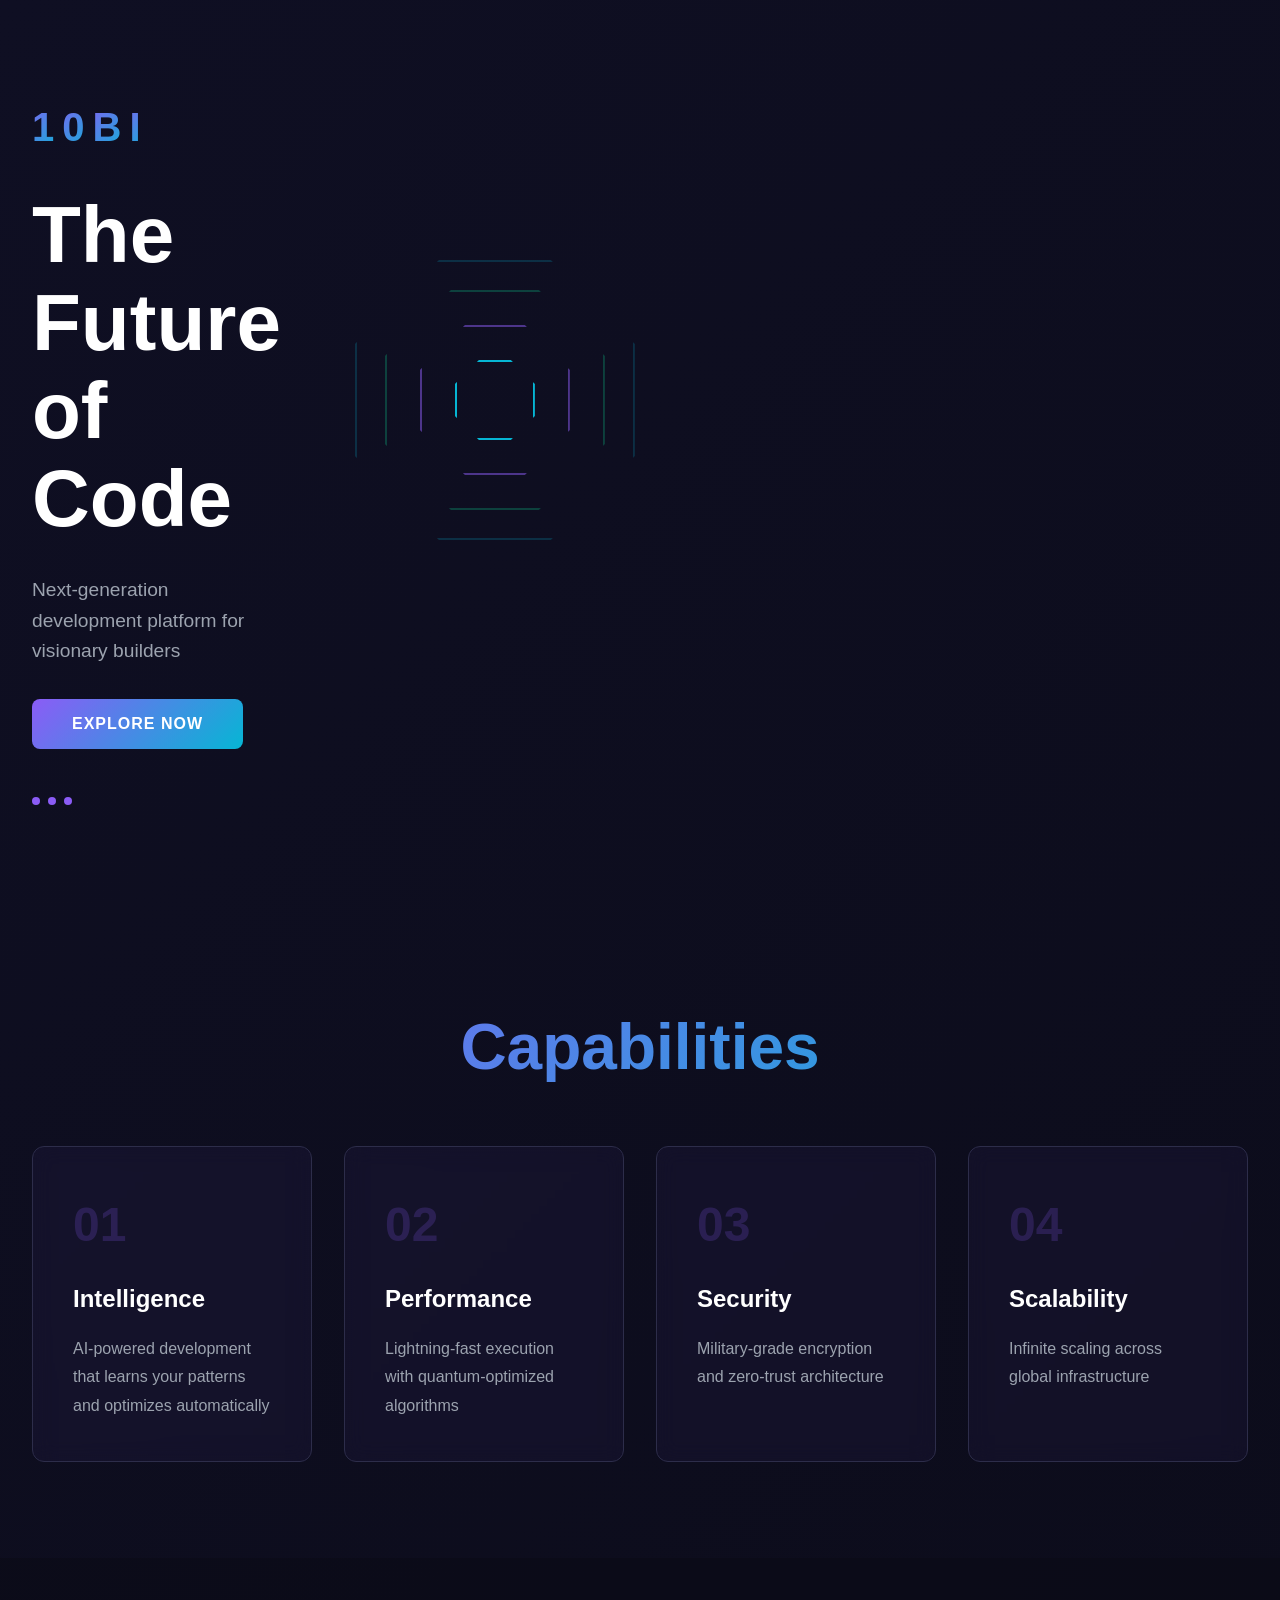
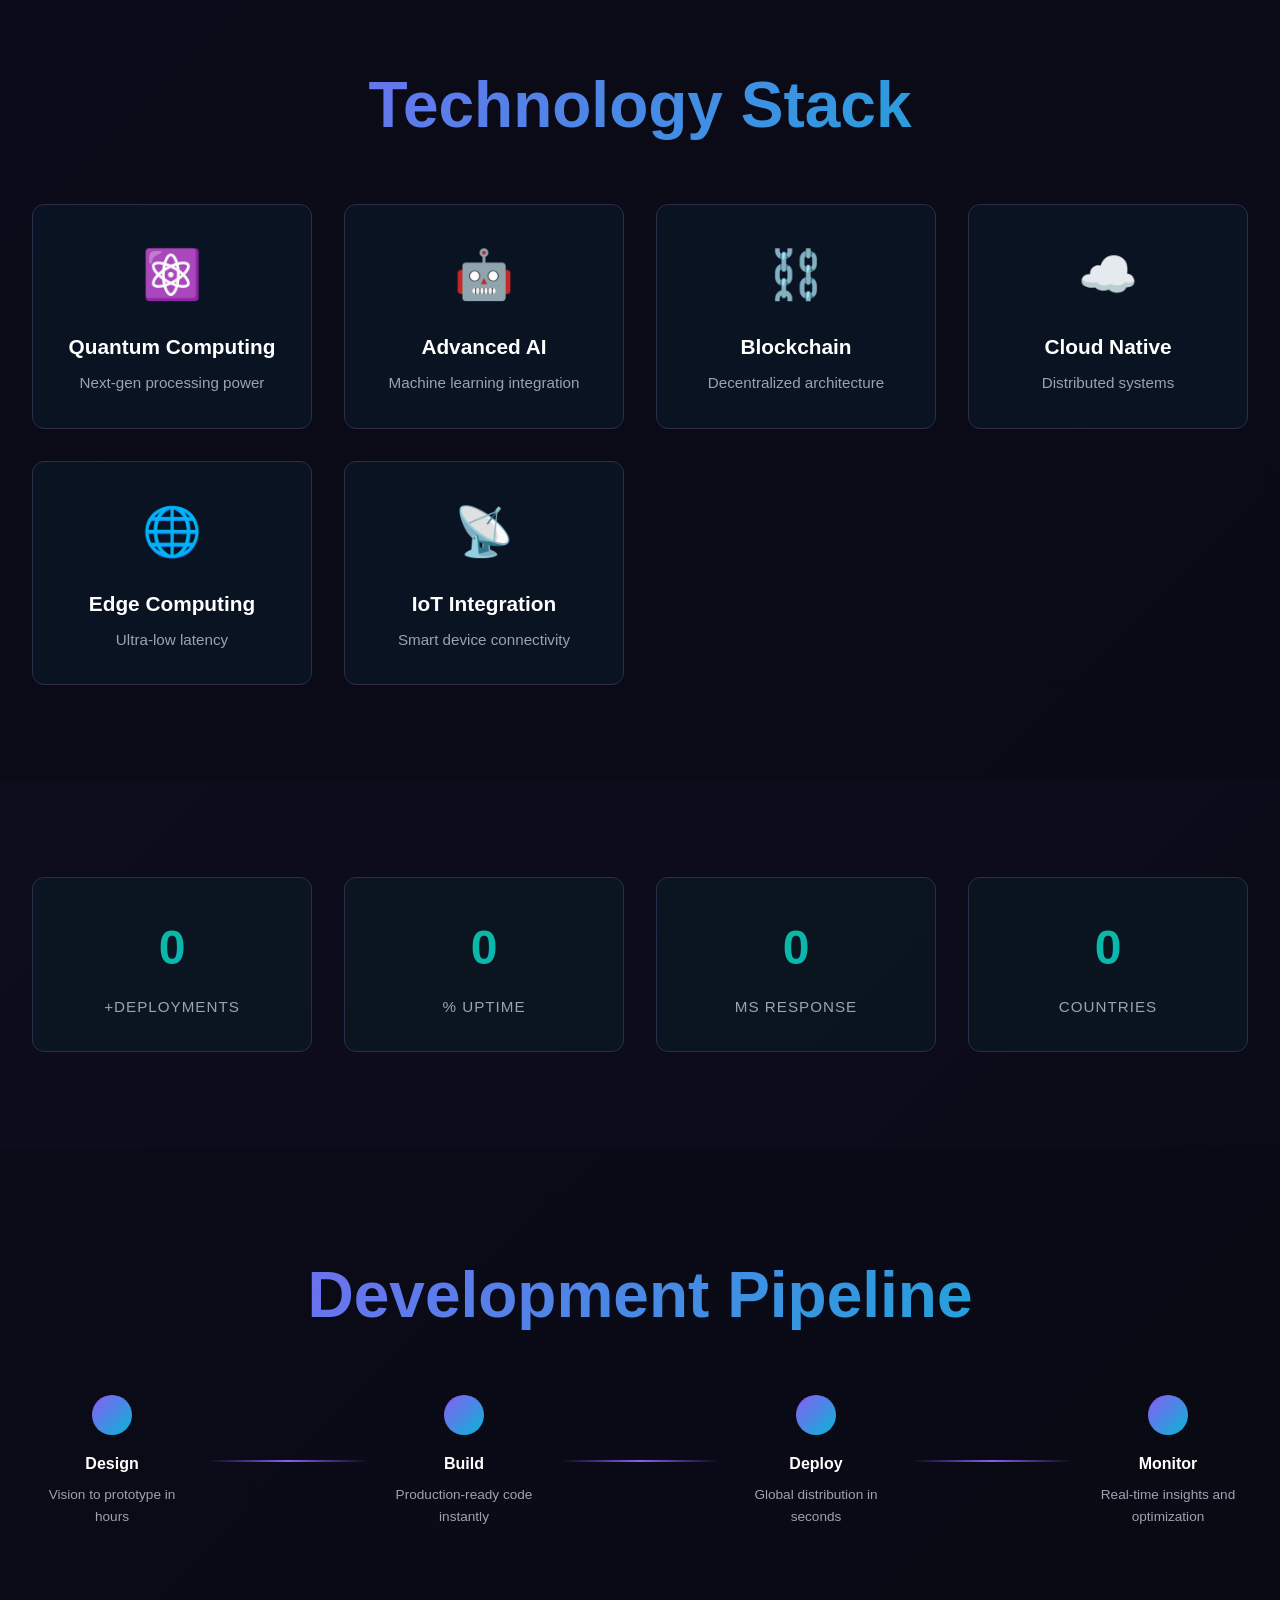
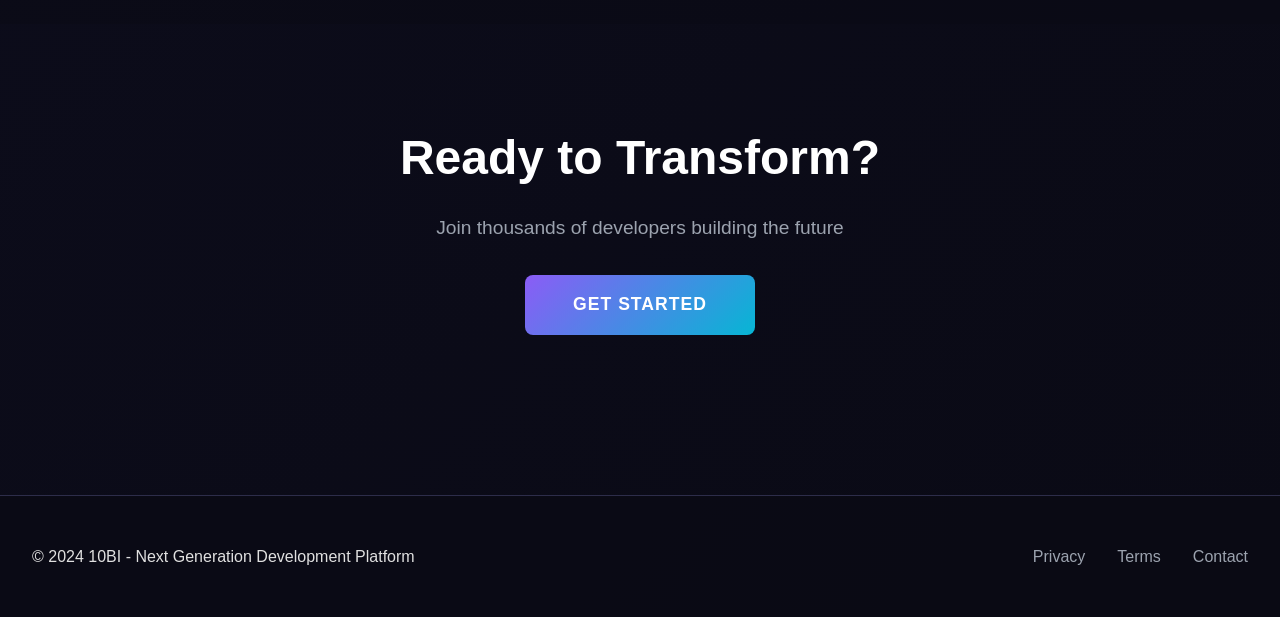
<file: index.html>
<!DOCTYPE html>
<html lang="en">
<head>
    <meta charset="UTF-8">
    <meta name="viewport" content="width=device-width, initial-scale=1.0">
    <title>10BI - Next Generation Development</title>
    <link rel="stylesheet" href="style.css">
</head>
<body>
    <!-- Hero Section -->
    <section class="hero">
        <canvas id="canvas-hero"></canvas>
        <div class="hero-container">
            <div class="hero-content">
                <div class="logo-animated">
                    <span class="logo-letter">1</span>
                    <span class="logo-letter">0</span>
                    <span class="logo-letter">B</span>
                    <span class="logo-letter">I</span>
                </div>
                <h1 class="hero-title">
                    <span class="word">The</span>
                    <span class="word">Future</span>
                    <span class="word">of</span>
                    <span class="word">Code</span>
                </h1>
                <p class="hero-subtitle">Next-generation development platform for visionary builders</p>
                <button class="cta-button">Explore Now</button>
                <div class="scroll-indicator">
                    <div class="scroll-dot"></div>
                    <div class="scroll-dot"></div>
                    <div class="scroll-dot"></div>
                </div>
            </div>
            <div class="hero-visual">
                <div class="hologram">
                    <div class="hex hex-1"></div>
                    <div class="hex hex-2"></div>
                    <div class="hex hex-3"></div>
                    <div class="hex hex-4"></div>
                </div>
            </div>
        </div>
    </section>

    <!-- Features Section -->
    <section class="features-section">
        <div class="section-container">
            <h2 class="section-title">Capabilities</h2>
            <div class="features-grid">
                <div class="feature-item" data-index="0">
                    <div class="feature-number">01</div>
                    <h3>Intelligence</h3>
                    <p>AI-powered development that learns your patterns and optimizes automatically</p>
                    <div class="feature-visual"></div>
                </div>
                <div class="feature-item" data-index="1">
                    <div class="feature-number">02</div>
                    <h3>Performance</h3>
                    <p>Lightning-fast execution with quantum-optimized algorithms</p>
                    <div class="feature-visual"></div>
                </div>
                <div class="feature-item" data-index="2">
                    <div class="feature-number">03</div>
                    <h3>Security</h3>
                    <p>Military-grade encryption and zero-trust architecture</p>
                    <div class="feature-visual"></div>
                </div>
                <div class="feature-item" data-index="3">
                    <div class="feature-number">04</div>
                    <h3>Scalability</h3>
                    <p>Infinite scaling across global infrastructure</p>
                    <div class="feature-visual"></div>
                </div>
            </div>
        </div>
    </section>

    <!-- Technology Stack Section -->
    <section class="tech-section">
        <div class="section-container">
            <h2 class="section-title">Technology Stack</h2>
            <div class="tech-grid">
                <div class="tech-card" data-tech="Quantum">
                    <div class="tech-icon">⚛️</div>
                    <h3>Quantum Computing</h3>
                    <p>Next-gen processing power</p>
                </div>
                <div class="tech-card" data-tech="AI">
                    <div class="tech-icon">🤖</div>
                    <h3>Advanced AI</h3>
                    <p>Machine learning integration</p>
                </div>
                <div class="tech-card" data-tech="Blockchain">
                    <div class="tech-icon">⛓️</div>
                    <h3>Blockchain</h3>
                    <p>Decentralized architecture</p>
                </div>
                <div class="tech-card" data-tech="Cloud">
                    <div class="tech-icon">☁️</div>
                    <h3>Cloud Native</h3>
                    <p>Distributed systems</p>
                </div>
                <div class="tech-card" data-tech="Edge">
                    <div class="tech-icon">🌐</div>
                    <h3>Edge Computing</h3>
                    <p>Ultra-low latency</p>
                </div>
                <div class="tech-card" data-tech="IoT">
                    <div class="tech-icon">📡</div>
                    <h3>IoT Integration</h3>
                    <p>Smart device connectivity</p>
                </div>
            </div>
        </div>
    </section>

    <!-- Stats Section -->
    <section class="stats-section">
        <div class="section-container">
            <div class="stats-grid">
                <div class="stat-card">
                    <div class="stat-value" data-target="10000">0</div>
                    <div class="stat-label">+Deployments</div>
                </div>
                <div class="stat-card">
                    <div class="stat-value" data-target="99">0</div>
                    <div class="stat-label">% Uptime</div>
                </div>
                <div class="stat-card">
                    <div class="stat-value" data-target="5">0</div>
                    <div class="stat-label">ms Response</div>
                </div>
                <div class="stat-card">
                    <div class="stat-value" data-target="150">0</div>
                    <div class="stat-label">Countries</div>
                </div>
            </div>
        </div>
    </section>

    <!-- Pipeline Section -->
    <section class="pipeline-section">
        <div class="section-container">
            <h2 class="section-title">Development Pipeline</h2>
            <div class="pipeline">
                <div class="pipeline-stage" data-stage="0">
                    <div class="stage-dot"></div>
                    <div class="stage-content">
                        <h4>Design</h4>
                        <p>Vision to prototype in hours</p>
                    </div>
                </div>
                <div class="pipeline-connector"></div>
                <div class="pipeline-stage" data-stage="1">
                    <div class="stage-dot"></div>
                    <div class="stage-content">
                        <h4>Build</h4>
                        <p>Production-ready code instantly</p>
                    </div>
                </div>
                <div class="pipeline-connector"></div>
                <div class="pipeline-stage" data-stage="2">
                    <div class="stage-dot"></div>
                    <div class="stage-content">
                        <h4>Deploy</h4>
                        <p>Global distribution in seconds</p>
                    </div>
                </div>
                <div class="pipeline-connector"></div>
                <div class="pipeline-stage" data-stage="3">
                    <div class="stage-dot"></div>
                    <div class="stage-content">
                        <h4>Monitor</h4>
                        <p>Real-time insights and optimization</p>
                    </div>
                </div>
            </div>
        </div>
    </section>

    <!-- CTA Section -->
    <section class="cta-section">
        <div class="section-container">
            <h2 class="cta-title">Ready to Transform?</h2>
            <p class="cta-subtitle">Join thousands of developers building the future</p>
            <button class="cta-button cta-button-large">Get Started</button>
        </div>
    </section>

    <!-- Footer -->
    <footer class="footer">
        <div class="footer-content">
            <p>&copy; 2024 10BI - Next Generation Development Platform</p>
            <div class="footer-links">
                <a href="#" class="footer-link">Privacy</a>
                <a href="#" class="footer-link">Terms</a>
                <a href="#" class="footer-link">Contact</a>
            </div>
        </div>
    </footer>

    <script src="script.js"></script>
</body>
</html>
</file>
<file: style.css>
* {
    margin: 0;
    padding: 0;
    box-sizing: border-box;
}

:root {
    --primary: #8B5CF6;
    --secondary: #06B6D4;
    --accent: #10B981;
    --dark: #0F0F23;
    --darker: #0A0A15;
    --light: #E0E0E0;
    --muted: #9CA3AF;
    --border: #2D2D4A;
}

html {
    scroll-behavior: smooth;
}

body {
    background: linear-gradient(135deg, var(--dark) 0%, var(--darker) 100%);
    color: var(--light);
    font-family: 'Segoe UI', Tahoma, Geneva, Verdana, sans-serif;
    overflow-x: hidden;
    position: relative;
    line-height: 1.6;
}

/* Hero Section */
.hero {
    position: relative;
    min-height: 100vh;
    display: grid;
    grid-template-columns: 1fr 1fr;
    align-items: center;
    padding: 3rem 2rem;
    gap: 4rem;
    overflow: hidden;
}

#canvas-hero {
    position: absolute;
    top: 0;
    left: 0;
    width: 100%;
    height: 100%;
    pointer-events: none;
}

.hero-container {
    display: grid;
    grid-template-columns: 1fr 1fr;
    gap: 4rem;
    align-items: center;
    max-width: 1400px;
    margin: 0 auto;
    width: 100%;
    position: relative;
    z-index: 2;
}

.hero-content {
    animation: slideInLeft 1s ease-out;
}

@keyframes slideInLeft {
    from {
        opacity: 0;
        transform: translateX(-50px);
    }
    to {
        opacity: 1;
        transform: translateX(0);
    }
}

.logo-animated {
    display: flex;
    gap: 0.5rem;
    margin-bottom: 2rem;
    font-size: 2.5rem;
    font-weight: 900;
}

.logo-letter {
    background: linear-gradient(135deg, var(--primary), var(--secondary));
    -webkit-background-clip: text;
    -webkit-text-fill-color: transparent;
    background-clip: text;
    animation: letterFloat 0.6s ease-out;
}

.logo-letter:nth-child(1) { animation-delay: 0s; }
.logo-letter:nth-child(2) { animation-delay: 0.1s; }
.logo-letter:nth-child(3) { animation-delay: 0.2s; }
.logo-letter:nth-child(4) { animation-delay: 0.3s; }

@keyframes letterFloat {
    from {
        opacity: 0;
        transform: translateY(20px);
    }
    to {
        opacity: 1;
        transform: translateY(0);
    }
}

.hero-title {
    font-size: clamp(2.5rem, 8vw, 5rem);
    font-weight: 900;
    line-height: 1.1;
    margin: 2rem 0;
    color: white;
}

.word {
    display: inline-block;
    animation: wordAppear 0.8s cubic-bezier(0.34, 1.56, 0.64, 1);
}

.word:nth-child(1) { animation-delay: 0.2s; }
.word:nth-child(2) { animation-delay: 0.4s; }
.word:nth-child(3) { animation-delay: 0.6s; }
.word:nth-child(4) { animation-delay: 0.8s; }

@keyframes wordAppear {
    from {
        opacity: 0;
        transform: translateY(40px) rotateX(-90deg);
    }
    to {
        opacity: 1;
        transform: translateY(0) rotateX(0);
    }
}

.hero-subtitle {
    font-size: 1.2rem;
    color: var(--muted);
    margin-bottom: 2rem;
    animation: slideInLeft 1s ease-out 0.5s both;
}

.cta-button {
    padding: 1rem 2.5rem;
    font-size: 1rem;
    font-weight: 700;
    border: none;
    border-radius: 8px;
    background: linear-gradient(135deg, var(--primary), var(--secondary));
    color: white;
    cursor: pointer;
    transition: all 0.3s ease;
    position: relative;
    overflow: hidden;
    animation: slideInLeft 1s ease-out 0.7s both;
    text-transform: uppercase;
    letter-spacing: 1px;
}

.cta-button::before {
    content: '';
    position: absolute;
    top: 0;
    left: -100%;
    width: 100%;
    height: 100%;
    background: rgba(255, 255, 255, 0.2);
    transition: left 0.5s ease;
}

.cta-button:hover {
    transform: translateY(-3px);
    box-shadow: 0 10px 40px rgba(139, 92, 246, 0.5);
}

.cta-button:hover::before {
    left: 100%;
}

.scroll-indicator {
    margin-top: 3rem;
    display: flex;
    gap: 0.5rem;
    animation: slideInLeft 1s ease-out 0.9s both;
}

.scroll-dot {
    width: 8px;
    height: 8px;
    border-radius: 50%;
    background: var(--primary);
    animation: dotBounce 2s infinite;
}

.scroll-dot:nth-child(2) { animation-delay: 0.2s; }
.scroll-dot:nth-child(3) { animation-delay: 0.4s; }

@keyframes dotBounce {
    0%, 100% {
        transform: translateY(0);
        opacity: 0.5;
    }
    50% {
        transform: translateY(-10px);
        opacity: 1;
    }
}

/* Hero Visual */
.hero-visual {
    position: relative;
    height: 400px;
    animation: slideInRight 1s ease-out;
}

@keyframes slideInRight {
    from {
        opacity: 0;
        transform: translateX(50px);
    }
    to {
        opacity: 1;
        transform: translateX(0);
    }
}

.hologram {
    position: relative;
    width: 300px;
    height: 300px;
    margin: 0 auto;
    animation: hologramRotate 20s linear infinite;
}

@keyframes hologramRotate {
    from {
        transform: rotateZ(0deg);
    }
    to {
        transform: rotateZ(360deg);
    }
}

.hex {
    position: absolute;
    width: 80px;
    height: 80px;
    border: 2px solid var(--secondary);
    top: 50%;
    left: 50%;
    transform: translate(-50%, -50%);
    clip-path: polygon(30% 0%, 70% 0%, 100% 30%, 100% 70%, 70% 100%, 30% 100%, 0% 70%, 0% 30%);
}

.hex-1 {
    animation: hexFloat 4s ease-in-out infinite;
}

.hex-2 {
    width: 150px;
    height: 150px;
    border-color: rgba(139, 92, 246, 0.5);
    animation: hexFloat 5s ease-in-out infinite reverse;
}

.hex-3 {
    width: 220px;
    height: 220px;
    border-color: rgba(16, 185, 129, 0.3);
    animation: hexFloat 6s ease-in-out infinite;
}

.hex-4 {
    width: 280px;
    height: 280px;
    border-color: rgba(6, 182, 212, 0.2);
    animation: hexFloat 7s ease-in-out infinite reverse;
}

@keyframes hexFloat {
    0%, 100% {
        transform: translate(-50%, -50%) scale(1);
    }
    50% {
        transform: translate(-50%, -50%) scale(1.1);
    }
}

/* Section Container */
.section-container {
    max-width: 1400px;
    margin: 0 auto;
    padding: 0 2rem;
}

.section-title {
    font-size: clamp(2rem, 6vw, 4rem);
    font-weight: 900;
    margin-bottom: 3rem;
    text-align: center;
    background: linear-gradient(135deg, var(--primary), var(--secondary));
    -webkit-background-clip: text;
    -webkit-text-fill-color: transparent;
    background-clip: text;
}

/* Features Section */
.features-section {
    padding: 6rem 0;
    position: relative;
}

.features-grid {
    display: grid;
    grid-template-columns: repeat(auto-fit, minmax(280px, 1fr));
    gap: 2rem;
}

.feature-item {
    padding: 2.5rem;
    border: 1px solid var(--border);
    border-radius: 12px;
    background: rgba(139, 92, 246, 0.05);
    backdrop-filter: blur(10px);
    position: relative;
    overflow: hidden;
    transition: all 0.3s ease;
    animation: featureSlideUp 0.8s ease-out;
}

.feature-item:nth-child(1) { animation-delay: 0.1s; }
.feature-item:nth-child(2) { animation-delay: 0.2s; }
.feature-item:nth-child(3) { animation-delay: 0.3s; }
.feature-item:nth-child(4) { animation-delay: 0.4s; }

@keyframes featureSlideUp {
    from {
        opacity: 0;
        transform: translateY(40px);
    }
    to {
        opacity: 1;
        transform: translateY(0);
    }
}

.feature-item:hover {
    border-color: var(--primary);
    background: rgba(139, 92, 246, 0.15);
    transform: translateY(-10px);
    box-shadow: 0 20px 40px rgba(139, 92, 246, 0.3);
}

.feature-number {
    font-size: 3rem;
    font-weight: 900;
    color: var(--primary);
    opacity: 0.2;
    margin-bottom: 1rem;
}

.feature-item h3 {
    font-size: 1.5rem;
    margin-bottom: 1rem;
    color: white;
}

.feature-item p {
    color: var(--muted);
    line-height: 1.8;
}

.feature-visual {
    position: absolute;
    top: 0;
    right: 0;
    width: 150px;
    height: 150px;
    background: radial-gradient(circle, rgba(139, 92, 246, 0.2), transparent);
    border-radius: 50%;
    opacity: 0;
    transition: opacity 0.3s ease;
}

.feature-item:hover .feature-visual {
    opacity: 1;
}

/* Tech Section */
.tech-section {
    padding: 6rem 0;
    background: rgba(10, 10, 21, 0.5);
}

.tech-grid {
    display: grid;
    grid-template-columns: repeat(auto-fit, minmax(250px, 1fr));
    gap: 2rem;
}

.tech-card {
    padding: 2rem;
    border: 1px solid var(--border);
    border-radius: 12px;
    background: rgba(6, 182, 212, 0.05);
    text-align: center;
    cursor: pointer;
    transition: all 0.3s ease;
    animation: techSlideUp 0.8s ease-out;
}

.tech-card:nth-child(1) { animation-delay: 0.1s; }
.tech-card:nth-child(2) { animation-delay: 0.2s; }
.tech-card:nth-child(3) { animation-delay: 0.3s; }
.tech-card:nth-child(4) { animation-delay: 0.4s; }
.tech-card:nth-child(5) { animation-delay: 0.5s; }
.tech-card:nth-child(6) { animation-delay: 0.6s; }

@keyframes techSlideUp {
    from {
        opacity: 0;
        transform: translateY(40px) rotateX(-20deg);
    }
    to {
        opacity: 1;
        transform: translateY(0) rotateX(0);
    }
}

.tech-icon {
    font-size: 3rem;
    margin-bottom: 1rem;
    animation: iconPulse 2s ease-in-out infinite;
}

.tech-card:nth-child(1) .tech-icon { animation-delay: 0s; }
.tech-card:nth-child(2) .tech-icon { animation-delay: 0.2s; }
.tech-card:nth-child(3) .tech-icon { animation-delay: 0.4s; }
.tech-card:nth-child(4) .tech-icon { animation-delay: 0.6s; }
.tech-card:nth-child(5) .tech-icon { animation-delay: 0.8s; }
.tech-card:nth-child(6) .tech-icon { animation-delay: 1s; }

@keyframes iconPulse {
    0%, 100% {
        transform: scale(1);
    }
    50% {
        transform: scale(1.2);
    }
}

.tech-card:hover {
    border-color: var(--secondary);
    background: rgba(6, 182, 212, 0.15);
    transform: translateY(-10px) scale(1.05);
    box-shadow: 0 20px 40px rgba(6, 182, 212, 0.3);
}

.tech-card h3 {
    font-size: 1.3rem;
    margin-bottom: 0.5rem;
    color: white;
}

.tech-card p {
    color: var(--muted);
    font-size: 0.95rem;
}

/* Stats Section */
.stats-section {
    padding: 6rem 0;
}

.stats-grid {
    display: grid;
    grid-template-columns: repeat(auto-fit, minmax(200px, 1fr));
    gap: 2rem;
}

.stat-card {
    text-align: center;
    padding: 2rem;
    border: 1px solid var(--border);
    border-radius: 12px;
    background: rgba(16, 185, 129, 0.05);
    animation: statSlideUp 0.8s ease-out;
}

.stat-card:nth-child(1) { animation-delay: 0.1s; }
.stat-card:nth-child(2) { animation-delay: 0.2s; }
.stat-card:nth-child(3) { animation-delay: 0.3s; }
.stat-card:nth-child(4) { animation-delay: 0.4s; }

@keyframes statSlideUp {
    from {
        opacity: 0;
        transform: translateY(40px);
    }
    to {
        opacity: 1;
        transform: translateY(0);
    }
}

.stat-value {
    font-size: 3rem;
    font-weight: 900;
    background: linear-gradient(135deg, var(--accent), var(--secondary));
    -webkit-background-clip: text;
    -webkit-text-fill-color: transparent;
    background-clip: text;
    margin-bottom: 0.5rem;
}

.stat-label {
    color: var(--muted);
    font-size: 0.95rem;
    text-transform: uppercase;
    letter-spacing: 1px;
}

/* Pipeline Section */
.pipeline-section {
    padding: 6rem 0;
    background: rgba(10, 10, 21, 0.5);
}

.pipeline {
    display: grid;
    grid-template-columns: repeat(7, 1fr);
    gap: 1rem;
    align-items: center;
    margin-top: 3rem;
}

.pipeline-stage {
    text-align: center;
    animation: pipelineSlideUp 0.8s ease-out;
}

.pipeline-stage:nth-child(1) { animation-delay: 0.1s; }
.pipeline-stage:nth-child(3) { animation-delay: 0.2s; }
.pipeline-stage:nth-child(5) { animation-delay: 0.3s; }
.pipeline-stage:nth-child(7) { animation-delay: 0.4s; }

@keyframes pipelineSlideUp {
    from {
        opacity: 0;
        transform: translateY(30px);
    }
    to {
        opacity: 1;
        transform: translateY(0);
    }
}

.stage-dot {
    width: 40px;
    height: 40px;
    border-radius: 50%;
    background: linear-gradient(135deg, var(--primary), var(--secondary));
    margin: 0 auto 1rem;
    animation: dotPulse 2s ease-in-out infinite;
}

@keyframes dotPulse {
    0%, 100% {
        box-shadow: 0 0 0 0 rgba(139, 92, 246, 0.7);
    }
    50% {
        box-shadow: 0 0 0 10px rgba(139, 92, 246, 0);
    }
}

.stage-content h4 {
    color: white;
    margin-bottom: 0.5rem;
}

.stage-content p {
    color: var(--muted);
    font-size: 0.85rem;
}

.pipeline-connector {
    height: 2px;
    background: linear-gradient(90deg, transparent, var(--primary), transparent);
    animation: flowLine 2s ease-in-out infinite;
}

@keyframes flowLine {
    0%, 100% {
        opacity: 0.3;
    }
    50% {
        opacity: 1;
    }
}

/* CTA Section */
.cta-section {
    padding: 6rem 0;
    text-align: center;
}

.cta-title {
    font-size: clamp(1.5rem, 5vw, 3rem);
    font-weight: 900;
    margin-bottom: 1rem;
    color: white;
}

.cta-subtitle {
    font-size: 1.2rem;
    color: var(--muted);
    margin-bottom: 2rem;
}

.cta-button-large {
    padding: 1.2rem 3rem;
    font-size: 1.1rem;
}

/* Footer */
.footer {
    background: rgba(10, 10, 21, 0.8);
    border-top: 1px solid var(--border);
    padding: 3rem 0;
    margin-top: 4rem;
}

.footer-content {
    max-width: 1400px;
    margin: 0 auto;
    padding: 0 2rem;
    display: flex;
    justify-content: space-between;
    align-items: center;
    flex-wrap: wrap;
    gap: 2rem;
}

.footer-links {
    display: flex;
    gap: 2rem;
}

.footer-link {
    color: var(--muted);
    text-decoration: none;
    transition: color 0.3s ease;
}

.footer-link:hover {
    color: var(--primary);
}

/* Responsive */
@media (max-width: 768px) {
    .hero-container {
        grid-template-columns: 1fr;
        gap: 2rem;
    }

    .hero-title {
        font-size: 2rem;
    }

    .hero-visual {
        height: 250px;
    }

    .pipeline {
        grid-template-columns: 1fr;
        gap: 2rem;
    }

    .pipeline-connector {
        height: 40px;
        width: 2px;
        margin: 0 auto;
    }

    .features-grid,
    .tech-grid,
    .stats-grid {
        grid-template-columns: 1fr;
    }

    .footer-content {
        flex-direction: column;
        text-align: center;
    }
}

@media (max-width: 480px) {
    .hero {
        padding: 2rem 1rem;
        grid-template-columns: 1fr;
    }

    .cta-button {
        padding: 0.8rem 2rem;
        font-size: 0.9rem;
    }

    .section-title {
        font-size: 1.5rem;
        margin-bottom: 2rem;
    }

    .feature-item,
    .tech-card,
    .stat-card {
        padding: 1.5rem;
    }
}
</file>
